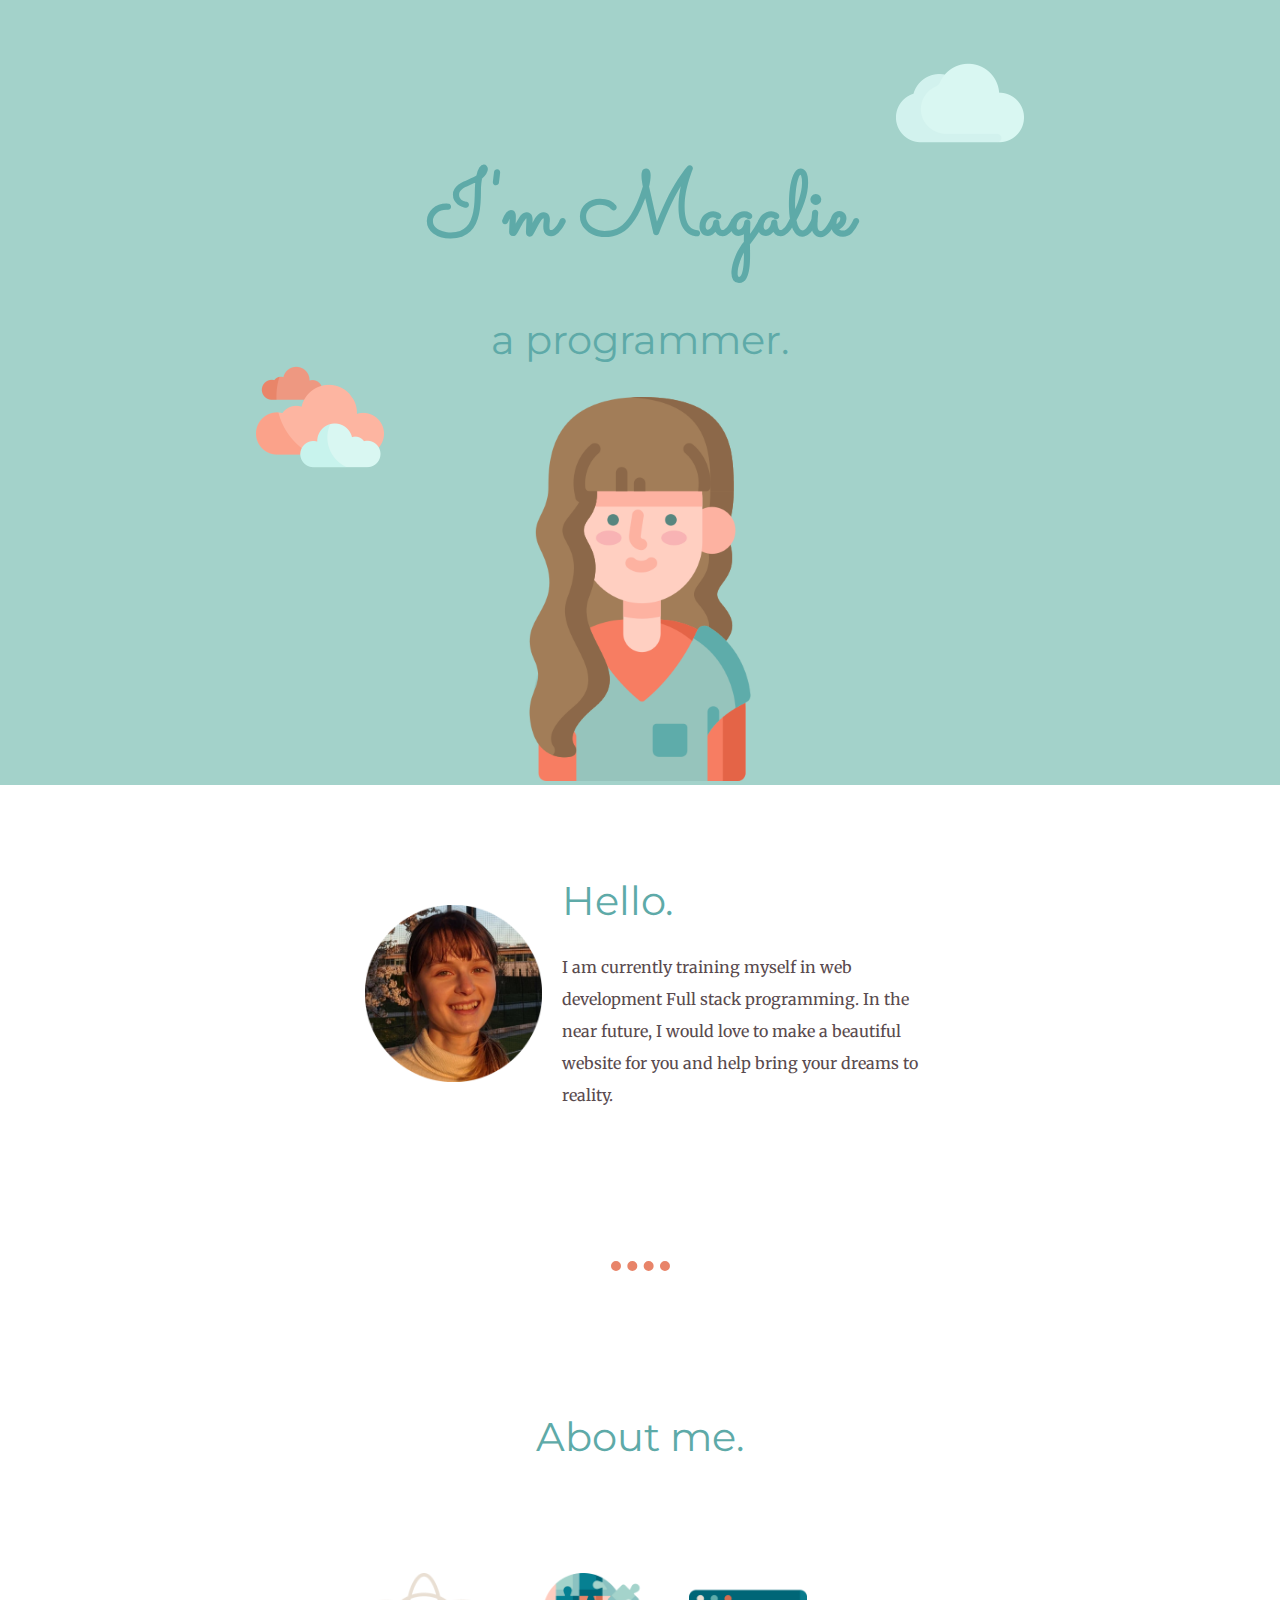
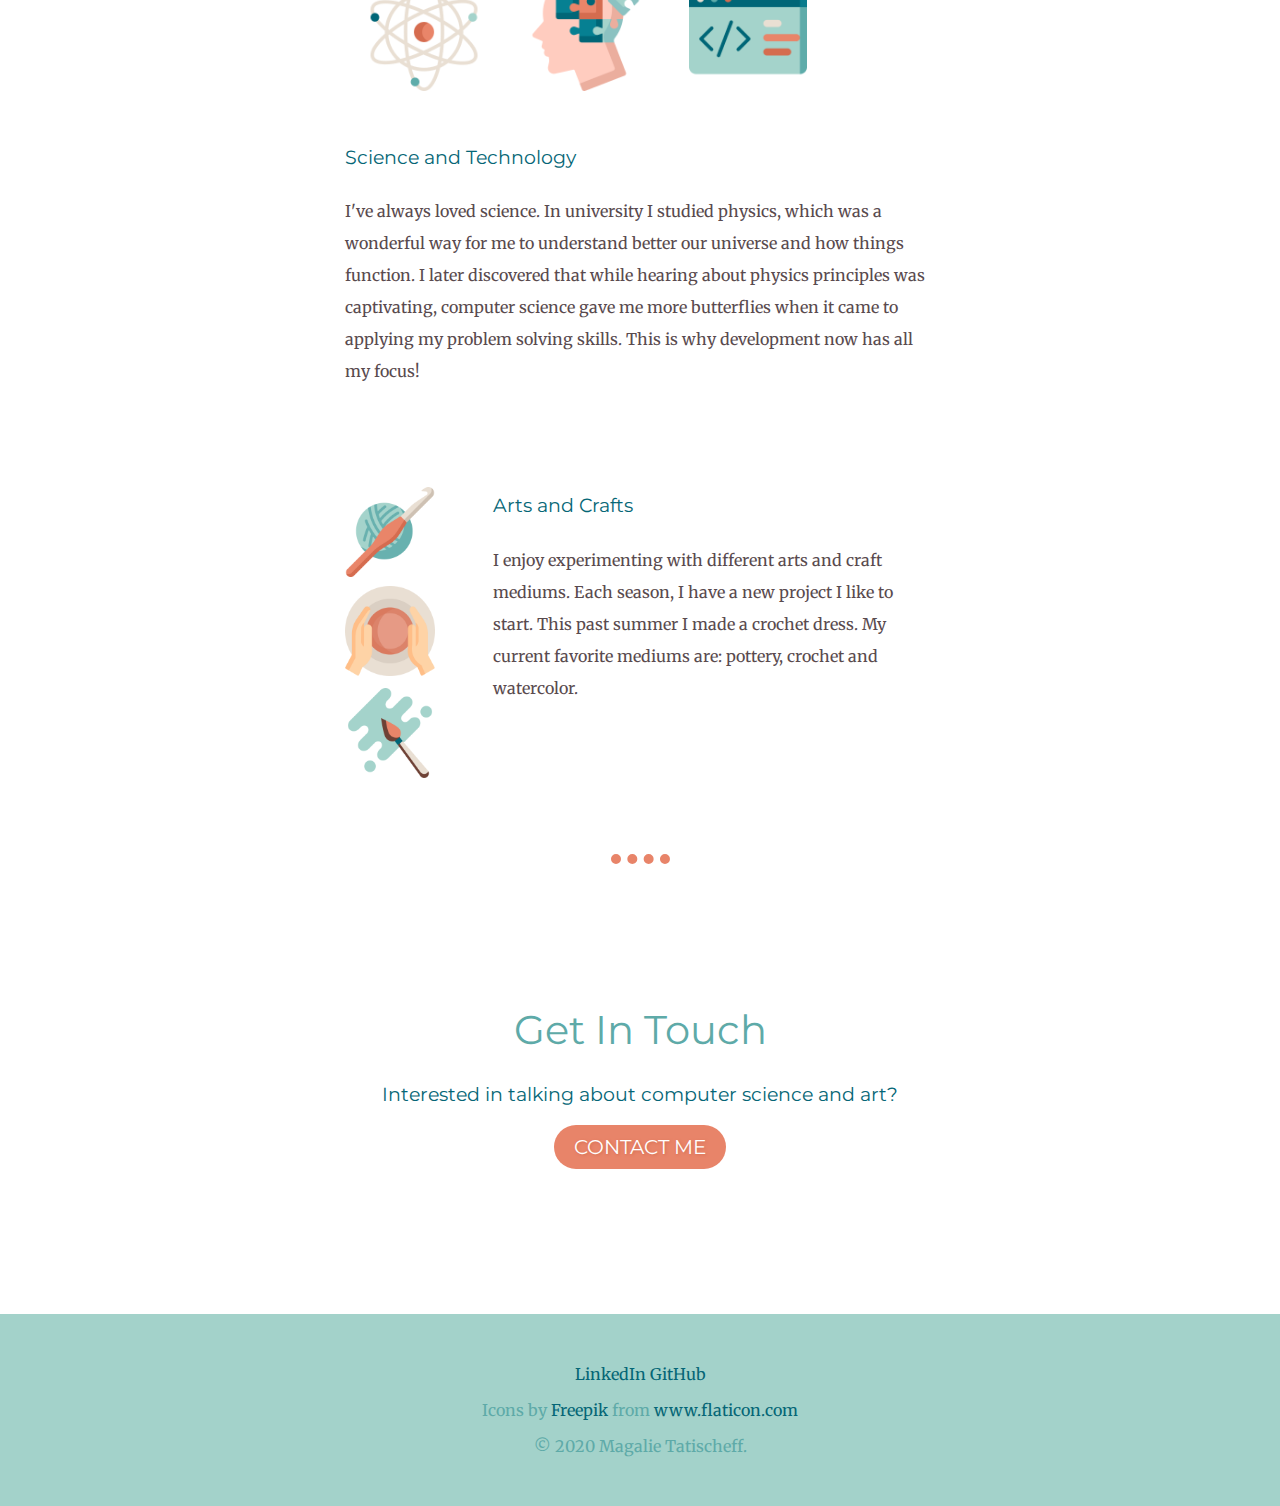
<file: index.html>
<!DOCTYPE html>
<html>

<head>
  <meta charset="utf-8">
  <title>Magalie Tatischeff</title>
  <link rel="stylesheet" href="./css/styles.css">
  <link rel="icon" href="./images/favicon.ico">
  <link href="https://fonts.googleapis.com/css2?family=Merriweather:ital,wght@0,300;0,400;0,700;0,900;1,300;1,400;1,700;1,900&family=Montserrat:ital,wght@0,100;0,200;0,300;0,400;0,500;0,600;0,700;0,800;0,900;1,100;1,200;1,300;1,400;1,500;1,600;1,700;1,800;1,900&family=Sacramento&display=swap" rel="stylesheet">
</head>

<body>
  <div class="top-container">
    <img class="top-cloud" src="./images/cloud.png" alt="cloud">
    <h1 class="top-title">I'm Magalie</h1>
    <h2 class="top-subtitle">a programmer.</h2>
    <img class="bottom-cloud" src="./images/clouds.png" alt="cloud">
    <img class="mountain" src="./images/woman.png" alt="moutain">

  </div>
  <div class="middle-container">
    <div class="profile">
      <img class="profile-img" src="./images/magalie.png" alt="Magalie">
      <h2>Hello.</h2>
      <p>I am currently training myself in web development Full stack programming.
        In the near future, I would love to make a beautiful website for you
        and help bring your dreams to reality.</p>
    </div>
    <hr>
    <div class="skills">
      <h2>About me.</h2>
      <div class="skill-row">
        <img class="science-img" src="./images/nuclear.png" alt="Atoms">
        <img class="science-img" src="./images/puzzle-piece.png" alt="Problem Solving">
        <img class="science-img" src="./images/code.png" alt="Coding">
        <h3>Science and Technology</h3>
        <p>I've always loved science. In university I studied physics, which
          was a wonderful way for me to understand better our universe and how
          things function. I later discovered that while hearing about
          physics principles was captivating, computer science gave me more
          butterflies when it came to applying my problem solving skills.
          This is why development now has all my focus! </p>
      </div>
      <div class="skill-row">
        <div class="art-imgs">
          <img class="art-img1" src="./images/knitting-needles.png" alt="Crochet">
          <img class="art-img2" src="./images/clay-crafting.png" alt="Pottery">
          <img class="art-img3" src="./images/watercolor.png" alt="Watercolor">
        </div>
        <h3>Arts and Crafts</h3>
        <p>I enjoy experimenting with different arts and craft mediums.
          Each season, I have a new project I like to start. This past summer
          I made a crochet dress. My current favorite mediums are: pottery,
          crochet and watercolor.</p>
      </div>
    </div>
    <hr>
    <div class="contact-me">
      <h2>Get In Touch</h2>
      <h3 class="contact-prompt">Interested in talking about computer science and art?</h3>
      <a class="btn" href="mailto:magalietati@gmail.com">CONTACT ME</a>
    </div>
  </div>


  <div class="bottom-container">
    <a class="footer-link" href="https://www.linkedin.com/in/magalie-tatischeff-677114127/">LinkedIn</a>
    <a class="footer-link" href="https://github.com/magaliet">GitHub</a>
    <!--<a class="footer-link" href="https://twitter.com/">Twitter</a>
    <a class="footer-link" href="https://www.appbrewery.co/">Website</a>-->
    <br />
    <p>
      Icons by <a href="https://www.flaticon.com/authors/freepik" title="Freepik">Freepik</a> from <a href="https://www.flaticon.com/" title="Flaticon"> www.flaticon.com</a>
    </p>
    <p class="bottom-footer">© 2020 Magalie Tatischeff.</p>
  </div>

</body>

</html>
</file>
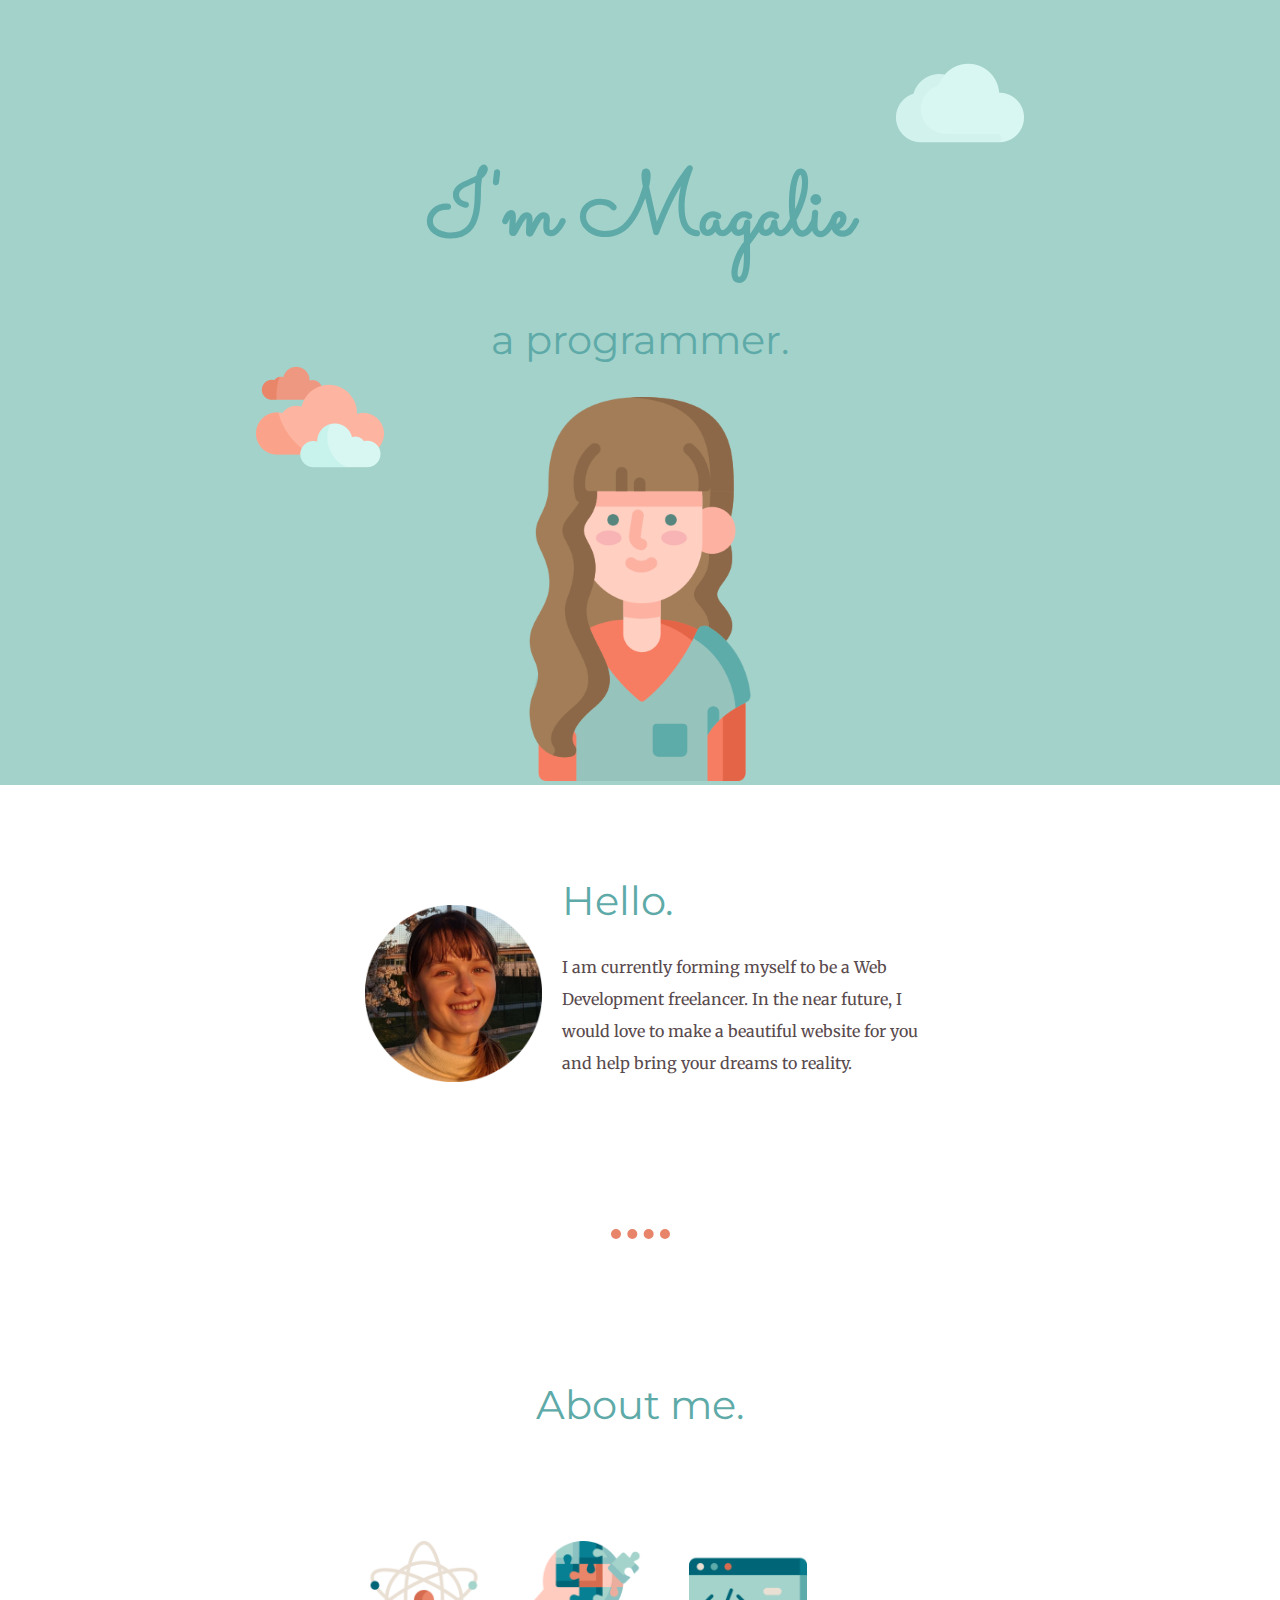
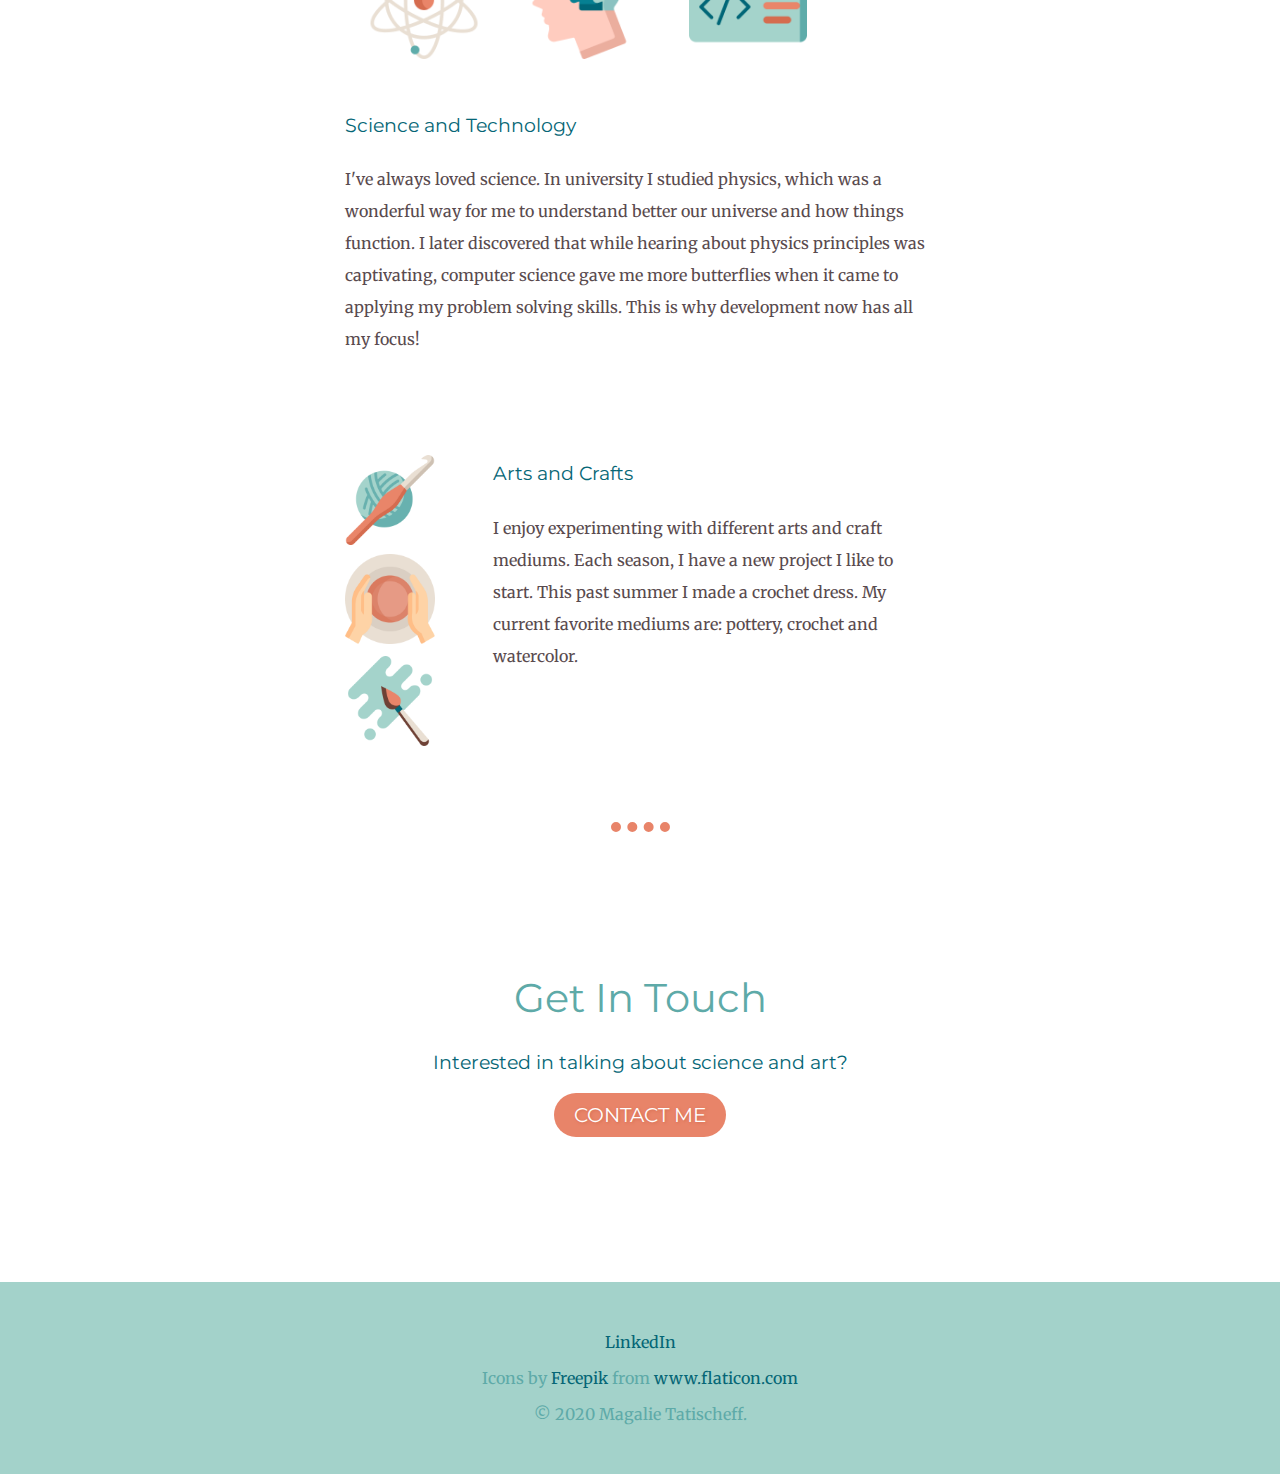
<file: Web Development/CSS - My Site/index.html>
<!DOCTYPE html>
<html>

<head>
  <meta charset="utf-8">
  <title>Magalie Tatischeff</title>
  <link rel="stylesheet" href="./css/styles.css">
  <link rel="icon" href="./images/favicon.ico">
  <link href="https://fonts.googleapis.com/css2?family=Merriweather:ital,wght@0,300;0,400;0,700;0,900;1,300;1,400;1,700;1,900&family=Montserrat:ital,wght@0,100;0,200;0,300;0,400;0,500;0,600;0,700;0,800;0,900;1,100;1,200;1,300;1,400;1,500;1,600;1,700;1,800;1,900&family=Sacramento&display=swap" rel="stylesheet">
</head>

<body>
  <div class="top-container">
    <img class="top-cloud" src="./images/cloud.png" alt="cloud">
    <h1 class="top-title">I'm Magalie</h1>
    <h2 class="top-subtitle">a programmer.</h2>
    <img class="bottom-cloud" src="./images/clouds.png" alt="cloud">
    <img class="mountain" src="./images/woman.png" alt="moutain">

  </div>
  <div class="middle-container">
    <div class="profile">
      <img class="profile-img" src="./images/magalie.png" alt="Magalie">
      <h2>Hello.</h2>
      <p>I am currently forming myself to be a Web Development freelancer.
        In the near future, I would love to make a beautiful website for you
        and help bring your dreams to reality.</p>
    </div>
    <hr>
    <div class="skills">
      <h2>About me.</h2>
      <div class="skill-row">
        <img class="science-img" src="./images/nuclear.png" alt="Atoms">
        <img class="science-img" src="./images/puzzle-piece.png" alt="Problem Solving">
        <img class="science-img" src="./images/code.png" alt="Coding">
        <h3>Science and Technology</h3>
        <p>I've always loved science. In university I studied physics, which
          was a wonderful way for me to understand better our universe and how
          things function. I later discovered that while hearing about
          physics principles was captivating, computer science gave me more
          butterflies when it came to applying my problem solving skills.
          This is why development now has all my focus! </p>
      </div>
      <div class="skill-row">
        <div class="art-imgs">
          <img class="art-img1" src="./images/knitting-needles.png" alt="Crochet">
          <img class="art-img2" src="./images/clay-crafting.png" alt="Pottery">
          <img class="art-img3" src="./images/watercolor.png" alt="Watercolor">
        </div>
        <h3>Arts and Crafts</h3>
        <p>I enjoy experimenting with different arts and craft mediums.
          Each season, I have a new project I like to start. This past summer
          I made a crochet dress. My current favorite mediums are: pottery,
          crochet and watercolor.</p>
      </div>
    </div>
    <hr>
    <div class="contact-me">
      <h2>Get In Touch</h2>
      <h3 class="contact-prompt">Interested in talking about science and art?</h3>
      <a class="btn" href="mailto:magalietati@gmail.com">CONTACT ME</a>
    </div>
  </div>


  <div class="bottom-container">
    <a class="footer-link" href="https://www.linkedin.com/in/magalie-tatischeff-677114127/">LinkedIn</a>
    <!--<a class="footer-link" href="https://twitter.com/">Twitter</a>
    <a class="footer-link" href="https://www.appbrewery.co/">Website</a>-->
    <br />
    <p>
      Icons by <a href="https://www.flaticon.com/authors/freepik" title="Freepik">Freepik</a> from <a href="https://www.flaticon.com/" title="Flaticon"> www.flaticon.com</a>
    </p>
    <p class="bottom-footer">© 2020 Magalie Tatischeff.</p>
  </div>

</body>

</html>
</file>
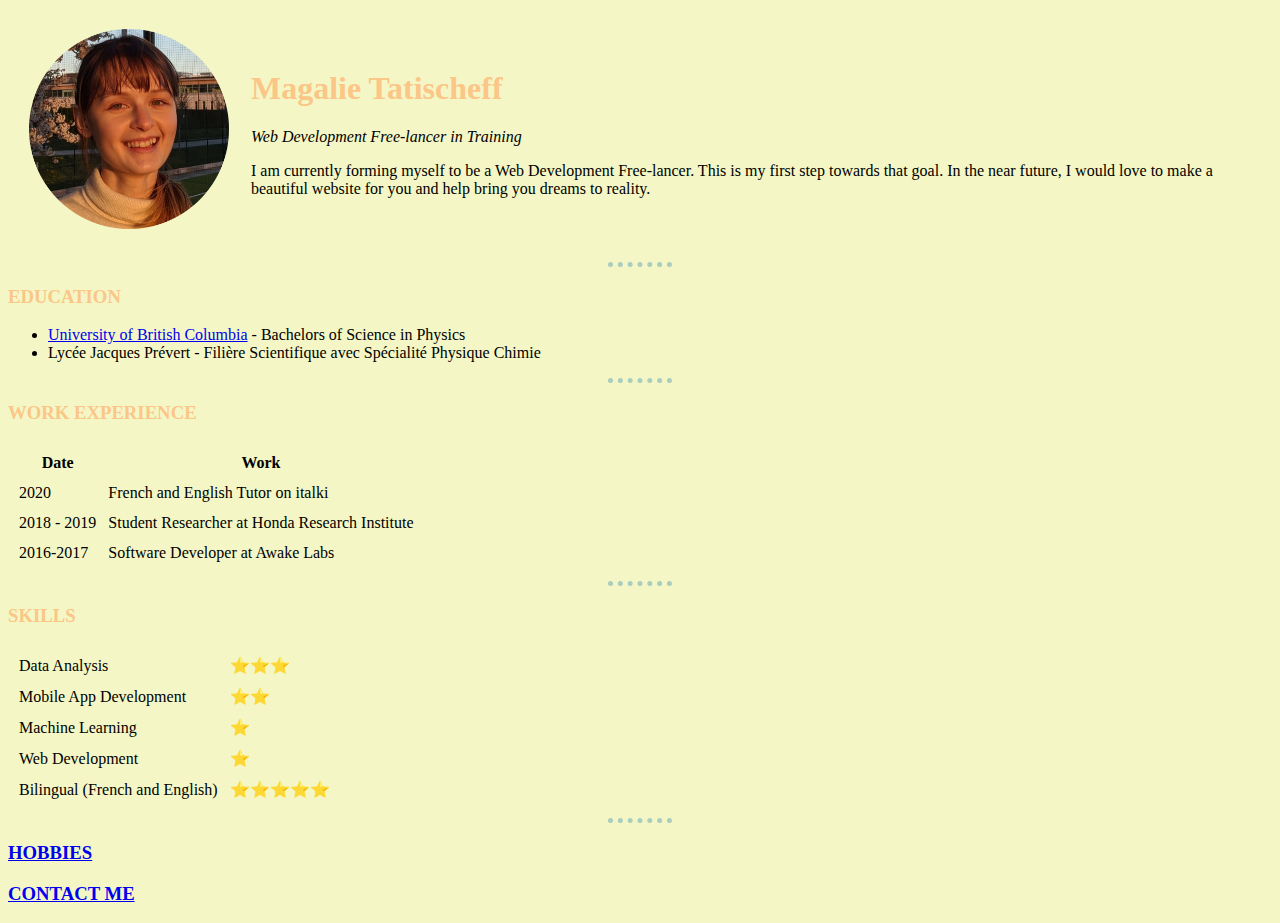
<file: Web Development/HTML - Personal Site/index.html>
<!DOCTYPE html>
<html>

<head>
  <meta charset="utf-8">
  <title>Magalie's Personal site</title>
  <link rel="stylesheet" href="./css/styles.css">

</head>

<!--<body style="background-color:#d3f6f3/f9fce1/fee9b2/fbd1b7;">-->
  <body>
  <table cellspacing="20">
    <tr>
      <td><img src="images/magalie.png" alt="Magalie's profile" width="200"></td>
      <td>
        <h1>Magalie Tatischeff</h1>
        <p><em>Web Development Free-lancer in Training</em></p>
        <p>I am currently forming myself to be a Web Development Free-lancer.
          This is my first step towards that goal. In the near future,
          I would love to make a beautiful website for you and help bring
          you dreams to reality.</p>
      </td>
    </tr>
  </table>




  <hr>
  <h3>Education</h3>
  <ul>
    <li> <a href="https://www.ubc.ca/">University of British Columbia</a> - Bachelors of Science in Physics</li>
    <li>Lycée Jacques Prévert - Filière Scientifique avec Spécialité Physique Chimie</li>
  </ul>
  <hr>
  <h3>Work Experience</h3>
  <table cellspacing="10">
    <thead>
      <th>Date</th>
      <th>Work</th>
    </thead>
    <tbody>
      <tr>
        <td>2020</td>
        <td>French and English Tutor on italki</td>
      </tr>
      <tr>
        <td>2018 - 2019</td>
        <td> Student Researcher at Honda Research Institute</td>
      </tr>
      <tr>
        <td>2016-2017</td>
        <td>Software Developer at Awake Labs</td>
      </tr>
    </tbody>
  </table>
  <hr>
  <h3>Skills</h3>
  <table cellspacing="10">
    <tr>
      <td>Data Analysis</td>
      <td>⭐️⭐️⭐️</td>
    </tr>
    <tr>
      <td>Mobile App Development</td>
      <td>⭐️⭐️</td>
    </tr>
    <tr>
      <td>Machine Learning</td>
      <td>⭐️</td>
    </tr>
    <tr>
      <td>Web Development</td>
      <td>⭐️</td>
    </tr>
    <tr>
      <td>Bilingual (French and English)</td>
      <td>⭐️⭐️⭐️⭐️⭐️</td>
    </tr>

  </table>
  <hr>
  <h3><a href="hobbies.html">Hobbies</a></h3>
  <h3><a href="contact.html">Contact Me</a></h3>

</body>

</html>
</file>
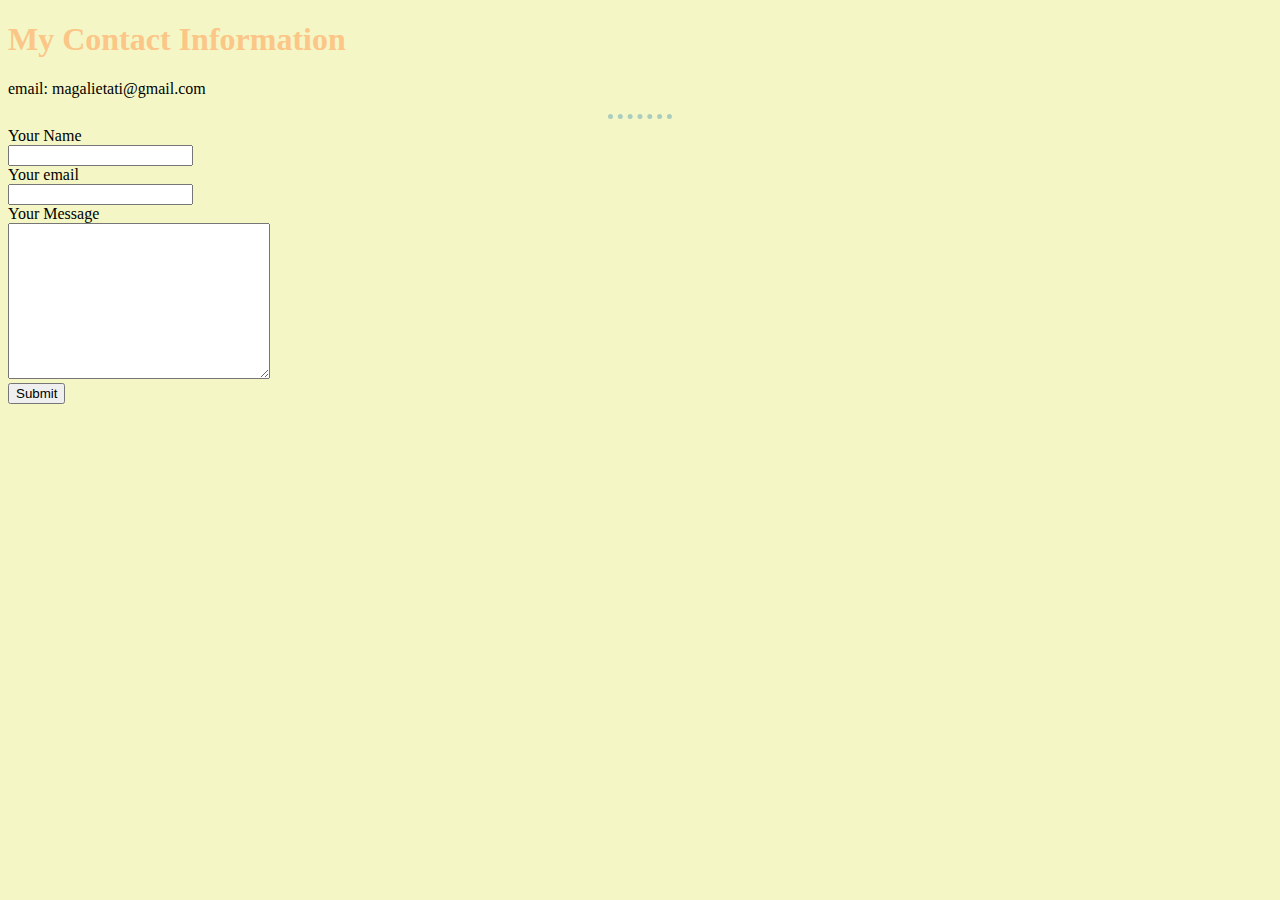
<file: Web Development/HTML - Personal Site/contact.html>
<!DOCTYPE html>
<html>

<head>
  <meta charset="utf-8">
  <title>Contact Me</title>
  <link rel="stylesheet" href="./css/styles.css">

</head>

<body>
  <h1>My Contact Information</h1>
  <p>email: magalietati@gmail.com</p>
  <hr>
  <form action="mailto:magalietati@gmail.com"
  method="post" enctype="text/plain">
    <label>Your Name</label><br>
    <input type="text" name="Name"><br>
    <label>Your email</label><br>
    <input type="email" name="Email"><br>
    <label>Your Message</label><br>
    <textarea name="Message" rows="10" cols="30"></textarea><br>
    <input type="submit" name="">
  </form>
</body>

</html>
</file>
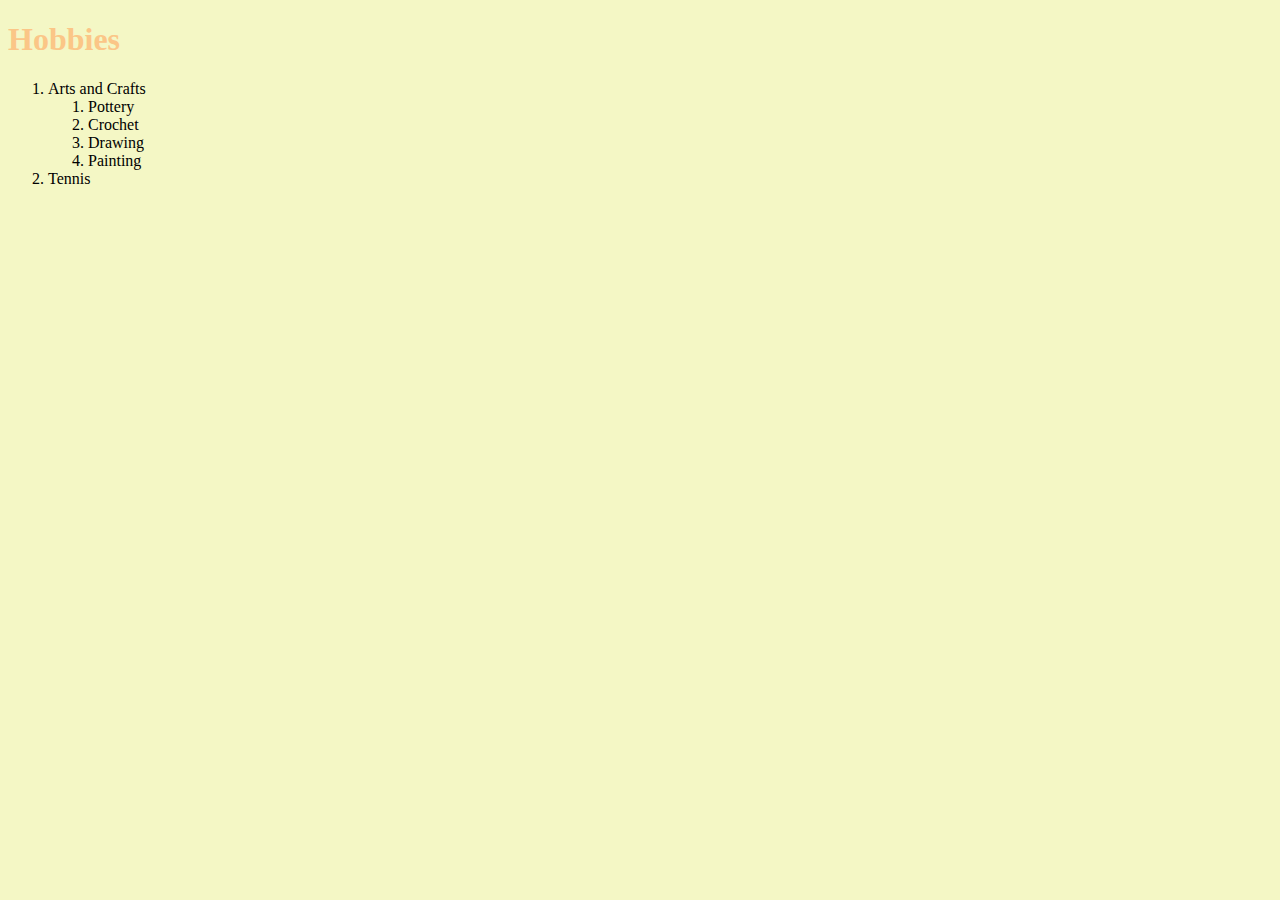
<file: Web Development/HTML - Personal Site/hobbies.html>
<!DOCTYPE html>
<html>
  <head>
    <meta charset="utf-8">
    <title>Hobbies</title>
    <link rel="stylesheet" href="./css/styles.css">

  </head>
  <body>
    <h1>Hobbies</h1>
    <ol>
      <li>Arts and Crafts</li>
      <ol>
        <li>Pottery</li>
        <li>Crochet</li>
        <li>Drawing</li>
        <li>Painting</li>
      </ol>
      <li>Tennis</li>
    </ol>
  </body>
</html>
</file>
<file: css/styles.css>
a {
  color: #056676;
  text-decoration: none;
}
a:hover{
  color: #5eaaa8;
}

a:visited{
  color: #056676;
}

body {
  color: #594a4e;
  font-family: 'Merriweather', serif;
  margin: 0;
  text-align: center;
}

hr {
  background: transparent;
  border-top: 10px;
  border-style: dotted none none;
  color: #e88469;
  margin: 150px auto;
  width: 5%;
}

h1 {
  color: #5eaaa8;
  font-family: 'Sacramento', cursive;
  font-size: 5.625rem;
  margin: 50px auto 0 auto;
}

h2 {
  color: #5eaaa8;
  font-family: 'Montserrat', sans-serif;
  font-size: 2.5rem;
  font-weight: normal;
}

h3 {
  color: #056676;
  font-family: 'Montserrat', sans-serif;
  font-weight: normal;
}

.art-imgs {
  float: left;
  height: 300px;
  padding-right: 30px;
  position: relative;
  width: 20%;
}

.art-img1 {
  height: 30%;
  position: absolute;
  top: 0;
}

.art-img2 {
  height: 30%;
  position: absolute;
  top: 33%;
}

.art-img3 {
  height: 30%;
  position: absolute;
  top: 67%;
}

.bottom-cloud {
  left: 20%;
  position: absolute;
  top: 45%;
  width: 10%;
}

.bottom-footer {
  margin-bottom: 0;
}

.bottom-container {
  background: #a3d2ca;
  padding: 50px;
  color: #5eaaa8;
}

.btn {
  -webkit-border-radius: 28;
  -moz-border-radius: 28;
  background: #E88469;
  border-radius: 28px;
  color: #ffffff;
  font-family: 'Montserrat', sans-serif;
  font-size: 20px;
  margin: 40px;
  padding: 10px 20px 10px 20px;
  text-decoration: none;
  text-shadow: 1px 1px 3px #D46C50;
}

.btn:hover {
  background: #D46C50;
  color: #ffffff;
  text-decoration: none;
}

.contact-prompt {
  margin: 20px;
}

.middle-container {
  line-height: 2rem;
  margin-bottom: 100px;
  padding: 0 50px 50px 50px;
}

.mountain {
  width: 30%;
}

.profile {
  margin: 100px auto;
  text-align: left;
  width: 50%;
}

.profile-img {
  float: left;
  padding: 20px;
  width: 30%;
}

.science-img {
  padding: 20px;
  width: 20%;
}

.skill-row {
  line-height: 2;
  margin: 100px auto;
  text-align: left;
  width: 50%;
}

.top-container {
  background-color: #a3d2ca;
  padding: 100px 0 0 0;
  position: relative;
  text-align: center;
}

.top-cloud {
  position: absolute;
  right: 20%;
  top: 5%;
  width: 10%;
}

/*
.btn {
  background: #aae0d5;
  background-image: -webkit-linear-gradient(top, #aae0d5, #70b5a8);
  background-image: -moz-linear-gradient(top, #aae0d5, #70b5a8);
  background-image: -ms-linear-gradient(top, #aae0d5, #70b5a8);
  background-image: -o-linear-gradient(top, #aae0d5, #70b5a8);
  background-image: linear-gradient(to bottom, #aae0d5, #70b5a8);
  -webkit-border-radius: 28;
  -moz-border-radius: 28;
  border-radius: 28px;
  text-shadow: 1px 1px 3px #53bdb4;
  -webkit-box-shadow: 2px 3px 6px #7bbdba;
  -moz-box-shadow: 2px 3px 6px #7bbdba;
  box-shadow: 2px 3px 6px #7bbdba;
  font-family: Arial;
  color: #ffffff;
  font-size: 20px;
  padding: 10px 20px 10px 20px;
  text-decoration: none;
}

.btn:hover {
  background: #A3D2CA;
  background-image: -webkit-linear-gradient(top, #A3D2CA, #A3D2CA);
  background-image: -moz-linear-gradient(top, #A3D2CA, #A3D2CA);
  background-image: -ms-linear-gradient(top, #A3D2CA, #A3D2CA);
  background-image: -o-linear-gradient(top, #A3D2CA, #A3D2CA);
  background-image: linear-gradient(to bottom, #A3D2CA, #A3D2CA);
  text-decoration: none;
}

*/
</file>
<file: Web Development/CSS - My Site/css/styles.css>
a {
  color: #056676;
  text-decoration: none;
}
a:hover{
  color: #5eaaa8;
}

a:visited{
  color: #056676;
}

body {
  color: #594a4e;
  font-family: 'Merriweather', serif;
  margin: 0;
  text-align: center;
}

hr {
  background: transparent;
  border-top: 10px;
  border-style: dotted none none;
  color: #e88469;
  margin: 150px auto;
  width: 5%;
}

h1 {
  color: #5eaaa8;
  font-family: 'Sacramento', cursive;
  font-size: 5.625rem;
  margin: 50px auto 0 auto;
}

h2 {
  color: #5eaaa8;
  font-family: 'Montserrat', sans-serif;
  font-size: 2.5rem;
  font-weight: normal;
}

h3 {
  color: #056676;
  font-family: 'Montserrat', sans-serif;
  font-weight: normal;
}

.art-imgs {
  float: left;
  height: 300px;
  padding-right: 30px;
  position: relative;
  width: 20%;
}

.art-img1 {
  height: 30%;
  position: absolute;
  top: 0;
}

.art-img2 {
  height: 30%;
  position: absolute;
  top: 33%;
}

.art-img3 {
  height: 30%;
  position: absolute;
  top: 67%;
}

.bottom-cloud {
  left: 20%;
  position: absolute;
  top: 45%;
  width: 10%;
}

.bottom-footer {
  margin-bottom: 0;
}

.bottom-container {
  background: #a3d2ca;
  padding: 50px;
  color: #5eaaa8;
}

.btn {
  -webkit-border-radius: 28;
  -moz-border-radius: 28;
  background: #E88469;
  border-radius: 28px;
  color: #ffffff;
  font-family: 'Montserrat', sans-serif;
  font-size: 20px;
  margin: 40px;
  padding: 10px 20px 10px 20px;
  text-decoration: none;
  text-shadow: 1px 1px 3px #D46C50;
}

.btn:hover {
  background: #D46C50;
  color: #ffffff;
  text-decoration: none;
}

.contact-prompt {
  margin: 20px;
}

.middle-container {
  line-height: 2rem;
  margin-bottom: 100px;
  padding: 0 50px 50px 50px;
}

.mountain {
  width: 30%;
}

.profile {
  margin: 100px auto;
  text-align: left;
  width: 50%;
}

.profile-img {
  float: left;
  padding: 20px;
  width: 30%;
}

.science-img {
  padding: 20px;
  width: 20%;
}

.skill-row {
  line-height: 2;
  margin: 100px auto;
  text-align: left;
  width: 50%;
}

.top-container {
  background-color: #a3d2ca;
  padding: 100px 0 0 0;
  position: relative;
  text-align: center;
}

.top-cloud {
  position: absolute;
  right: 20%;
  top: 5%;
  width: 10%;
}

/*
.btn {
  background: #aae0d5;
  background-image: -webkit-linear-gradient(top, #aae0d5, #70b5a8);
  background-image: -moz-linear-gradient(top, #aae0d5, #70b5a8);
  background-image: -ms-linear-gradient(top, #aae0d5, #70b5a8);
  background-image: -o-linear-gradient(top, #aae0d5, #70b5a8);
  background-image: linear-gradient(to bottom, #aae0d5, #70b5a8);
  -webkit-border-radius: 28;
  -moz-border-radius: 28;
  border-radius: 28px;
  text-shadow: 1px 1px 3px #53bdb4;
  -webkit-box-shadow: 2px 3px 6px #7bbdba;
  -moz-box-shadow: 2px 3px 6px #7bbdba;
  box-shadow: 2px 3px 6px #7bbdba;
  font-family: Arial;
  color: #ffffff;
  font-size: 20px;
  padding: 10px 20px 10px 20px;
  text-decoration: none;
}

.btn:hover {
  background: #A3D2CA;
  background-image: -webkit-linear-gradient(top, #A3D2CA, #A3D2CA);
  background-image: -moz-linear-gradient(top, #A3D2CA, #A3D2CA);
  background-image: -ms-linear-gradient(top, #A3D2CA, #A3D2CA);
  background-image: -o-linear-gradient(top, #A3D2CA, #A3D2CA);
  background-image: linear-gradient(to bottom, #A3D2CA, #A3D2CA);
  text-decoration: none;
}

*/
</file>
<file: Web Development/HTML - Personal Site/css/styles.css>
body{
  background-color:#f4f7c5;
}

hr{
  background-color:#f4f7c5;
  border-style:dotted none none none;
  border-width:5px;
  border-color:#aacdbe;
  width:5%;
}


h1{
  color:#fbc687;
}

h3{
  color:#fbc687;
  text-transform: uppercase;

}
</file>
